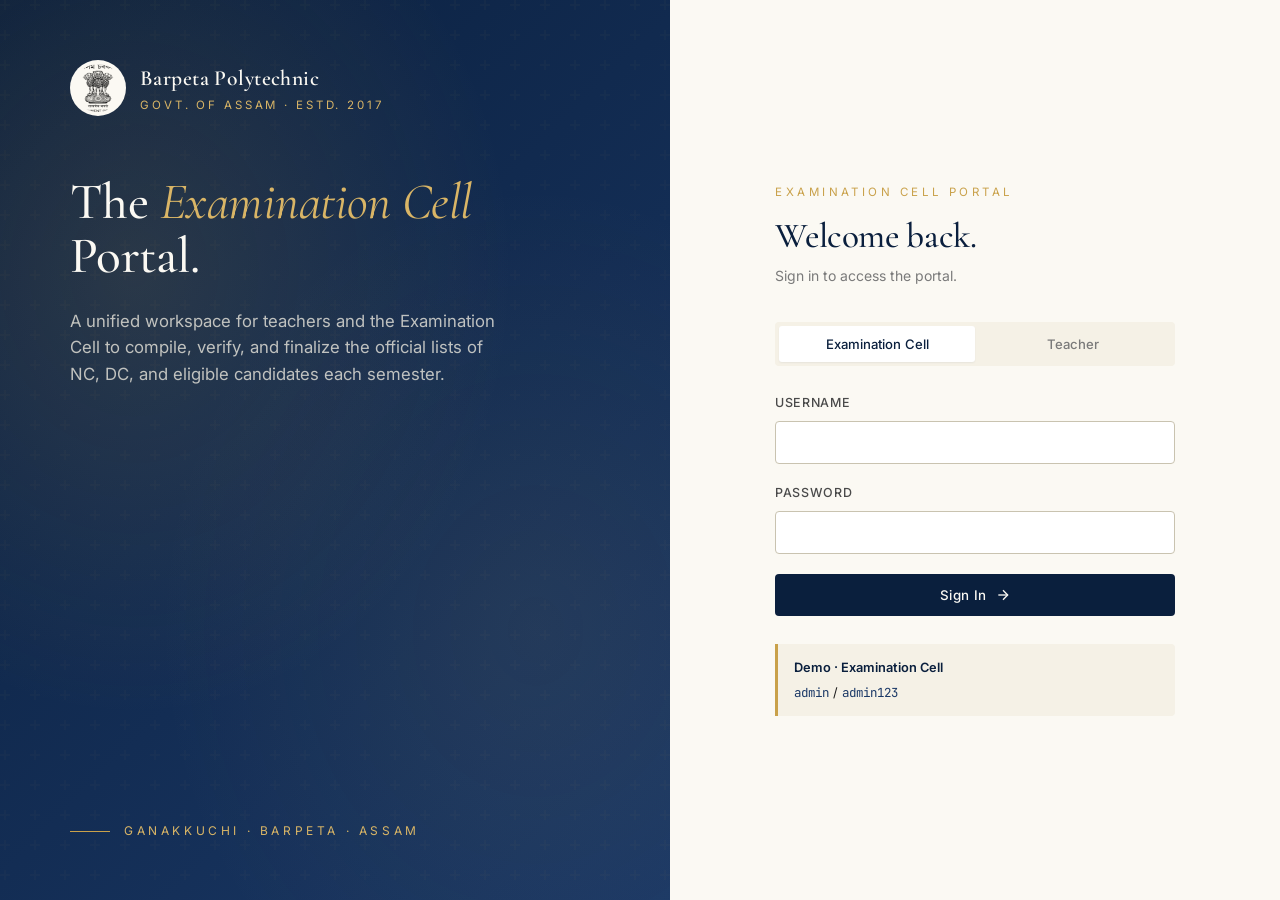
<file: index.html>
<!DOCTYPE html>
<html lang="en">
<head>
  <meta charset="UTF-8">
  <meta name="viewport" content="width=device-width, initial-scale=1.0">
  <title>Sign In · Barpeta Polytechnic Examination Cell Portal</title>
  <link rel="icon" type="image/png" href="assets/logo.png">
  <link rel="stylesheet" href="css/style.css">
</head>
<body>
  <div class="login-shell">
    <!-- Left brand panel -->
    <div class="login-brand">
      <div class="login-brand-inner">
        <div class="crest">
          <img src="assets/logo.png" alt="Barpeta Polytechnic">
          <div class="crest-text">
            <div class="name">Barpeta Polytechnic</div>
            <div class="tag">Govt. of Assam · Estd. 2017</div>
          </div>
        </div>
        <h1>The <em>Examination Cell</em><br>Portal.</h1>
        <p class="lead">A unified workspace for teachers and the Examination Cell to compile, verify, and finalize the official lists of NC, DC, and eligible candidates each semester.</p>
      </div>
      <div class="established">Ganakkuchi · Barpeta · Assam</div>
    </div>

    <!-- Right form panel -->
    <div class="login-form-wrap">
      <div class="login-form">
        <div class="eyebrow">Examination Cell Portal</div>
        <h2>Welcome back.</h2>
        <p class="sub">Sign in to access the portal.</p>

        <div class="role-toggle" id="role-toggle">
          <button type="button" class="active" data-role="admin">Examination Cell</button>
          <button type="button" data-role="teacher">Teacher</button>
        </div>

        <form id="login-form">
          <div class="field">
            <label for="username">Username</label>
            <input type="text" id="username" name="username" autocomplete="username" required>
          </div>
          <div class="field">
            <label for="password">Password</label>
            <input type="password" id="password" name="password" autocomplete="current-password" required>
          </div>
          <button type="submit" class="btn-primary">
            Sign In
            <svg width="16" height="16" viewBox="0 0 24 24" fill="none" stroke="currentColor" stroke-width="2"><line x1="5" y1="12" x2="19" y2="12"/><polyline points="12 5 19 12 12 19"/></svg>
          </button>
        </form>

        <div class="demo-credentials">
          <strong id="cred-title">Demo · Examination Cell</strong>
          <div id="cred-body">
            <code>admin</code> / <code>admin123</code>
          </div>
        </div>
      </div>
    </div>
  </div>

  <script src="js/store.js"></script>
  <script>
    let role = 'admin';
    const toggle = document.getElementById('role-toggle');
    const credTitle = document.getElementById('cred-title');
    const credBody = document.getElementById('cred-body');

    toggle.addEventListener('click', e => {
      const btn = e.target.closest('button[data-role]');
      if (!btn) return;
      toggle.querySelectorAll('button').forEach(b => b.classList.remove('active'));
      btn.classList.add('active');
      role = btn.dataset.role;
      if (role === 'admin') {
        credTitle.textContent = 'Demo · Examination Cell';
        credBody.innerHTML = '<code>admin</code> / <code>admin123</code>';
      } else {
        credTitle.textContent = 'Demo · Teacher';
        credBody.innerHTML = '<code>anjan</code> / <code>teacher123</code> &nbsp;·&nbsp; <code>priyanka</code> / <code>teacher123</code>';
      }
    });

    document.getElementById('login-form').addEventListener('submit', e => {
      e.preventDefault();
      const u = document.getElementById('username').value.trim();
      const p = document.getElementById('password').value;
      const user = Auth.login(role, u, p);
      if (!user) {
        toast('Invalid credentials. Please try again.', 'danger');
        return;
      }
      toast(`Welcome, ${user.name}`, 'success');
      setTimeout(() => {
        if (user.role === 'admin') window.location.href = 'pages/admin/dashboard.html';
        else window.location.href = 'pages/teacher/dashboard.html';
      }, 400);
    });

    // Auto-redirect if already logged in
    const existing = Auth.current();
    if (existing) {
      if (existing.role === 'admin') window.location.href = 'pages/admin/dashboard.html';
      else window.location.href = 'pages/teacher/dashboard.html';
    }
  </script>
</body>
</html>
</file>
<file: css/style.css>
/* ============================================================
   BARPETA POLYTECHNIC EXAMINATION CELL PORTAL
   Stylesheet — Institutional refined aesthetic
   ============================================================ */

@import url('https://fonts.googleapis.com/css2?family=Cormorant+Garamond:wght@400;500;600;700&family=Inter:wght@300;400;500;600;700&family=JetBrains+Mono:wght@400;500&display=swap');

:root {
  /* Brand palette */
  --navy-900: #0a1f3d;
  --navy-800: #102a4e;
  --navy-700: #1a3866;
  --navy-600: #244a82;
  --gold-500: #c9a14a;
  --gold-400: #d9b566;
  --gold-300: #e6c785;
  --cream-50: #fbf9f3;
  --cream-100: #f5f1e6;
  --paper: #ffffff;
  --ink: #1a1a1a;
  --ink-soft: #4a4a4a;
  --ink-mute: #7a7a7a;
  --line: #e6e1d3;
  --line-strong: #c9c3b0;
  --danger: #b8324a;
  --danger-bg: #fdecef;
  --success: #2d7a4f;
  --success-bg: #e8f5ed;
  --warning: #c47a1a;
  --warning-bg: #fdf2dd;
  --info: #1a5b8a;
  --info-bg: #e1f0f9;

  /* Type */
  --font-serif: 'Cormorant Garamond', Georgia, serif;
  --font-sans: 'Inter', -apple-system, BlinkMacSystemFont, sans-serif;
  --font-mono: 'JetBrains Mono', monospace;

  /* Shadows */
  --shadow-sm: 0 1px 2px rgba(10, 31, 61, 0.06);
  --shadow-md: 0 4px 12px rgba(10, 31, 61, 0.08);
  --shadow-lg: 0 12px 32px rgba(10, 31, 61, 0.12);
  --shadow-inset: inset 0 1px 0 rgba(255, 255, 255, 0.05);

  /* Layout */
  --sidebar-w: 260px;
  --header-h: 72px;
  --radius-sm: 4px;
  --radius-md: 8px;
  --radius-lg: 12px;
}

/* ============ Reset & base ============ */
* { box-sizing: border-box; margin: 0; padding: 0; }
html, body { height: 100%; }
body {
  font-family: var(--font-sans);
  font-size: 14px;
  line-height: 1.5;
  color: var(--ink);
  background: var(--cream-50);
  -webkit-font-smoothing: antialiased;
  text-rendering: optimizeLegibility;
}
h1, h2, h3, h4, h5, h6 {
  font-family: var(--font-serif);
  font-weight: 600;
  letter-spacing: -0.01em;
  color: var(--navy-900);
}
h1 { font-size: 2rem; line-height: 1.15; }
h2 { font-size: 1.5rem; line-height: 1.2; }
h3 { font-size: 1.25rem; line-height: 1.25; }
h4 { font-size: 1.05rem; line-height: 1.3; }
a { color: var(--navy-700); text-decoration: none; transition: color .15s ease; }
a:hover { color: var(--gold-500); }
button { font-family: inherit; cursor: pointer; border: none; background: none; color: inherit; }
input, select, textarea { font-family: inherit; font-size: inherit; }

/* ============ Login Page ============ */
.login-shell {
  min-height: 100vh;
  display: grid;
  grid-template-columns: 1.1fr 1fr;
  background: var(--cream-50);
}
.login-brand {
  position: relative;
  background:
    radial-gradient(at 20% 30%, rgba(201,161,74,0.15) 0%, transparent 50%),
    radial-gradient(at 80% 70%, rgba(201,161,74,0.08) 0%, transparent 50%),
    linear-gradient(135deg, var(--navy-900) 0%, var(--navy-700) 100%);
  color: var(--cream-50);
  padding: 60px 70px;
  display: flex;
  flex-direction: column;
  justify-content: space-between;
  overflow: hidden;
}
.login-brand::before {
  content: '';
  position: absolute;
  inset: 0;
  background-image: url("data:image/svg+xml,%3Csvg xmlns='http://www.w3.org/2000/svg' width='60' height='60' viewBox='0 0 60 60'%3E%3Cg fill-rule='evenodd'%3E%3Cg fill='%23c9a14a' fill-opacity='0.05'%3E%3Cpath d='M36 34v-4h-2v4h-4v2h4v4h2v-4h4v-2h-4zm0-30V0h-2v4h-4v2h4v4h2V6h4V4h-4zM6 34v-4H4v4H0v2h4v4h2v-4h4v-2H6zM6 4V0H4v4H0v2h4v4h2V6h4V4H6z'/%3E%3C/g%3E%3C/g%3E%3C/svg%3E");
  opacity: .6;
}
.login-brand-inner { position: relative; z-index: 1; }
.login-brand .crest {
  display: flex; align-items: center; gap: 14px;
  margin-bottom: 60px;
}
.login-brand .crest img { width: 56px; height: 56px; border-radius: 50%; background: var(--cream-50); padding: 4px; }
.login-brand .crest-text .name { font-family: var(--font-serif); font-size: 1.35rem; font-weight: 600; color: var(--cream-50); letter-spacing: .02em; }
.login-brand .crest-text .tag { font-size: .72rem; letter-spacing: .25em; text-transform: uppercase; color: var(--gold-400); margin-top: 2px; }
.login-brand h1 {
  color: var(--cream-50);
  font-size: 3.2rem;
  line-height: 1.05;
  font-weight: 500;
  margin-bottom: 24px;
}
.login-brand h1 em {
  font-style: italic;
  color: var(--gold-400);
  font-weight: 400;
}
.login-brand .lead {
  font-size: 1.05rem;
  color: rgba(245, 241, 230, 0.75);
  max-width: 440px;
  line-height: 1.6;
}
.login-brand .established {
  position: relative; z-index: 1;
  display: flex; align-items: center; gap: 14px;
  font-size: .75rem; letter-spacing: .3em; text-transform: uppercase;
  color: var(--gold-400);
}
.login-brand .established::before { content: ''; width: 40px; height: 1px; background: var(--gold-500); }

.login-form-wrap {
  display: flex;
  align-items: center;
  justify-content: center;
  padding: 40px;
}
.login-form {
  width: 100%;
  max-width: 400px;
}
.login-form .eyebrow {
  font-size: .72rem;
  letter-spacing: .3em;
  text-transform: uppercase;
  color: var(--gold-500);
  margin-bottom: 14px;
}
.login-form h2 { font-size: 2.2rem; margin-bottom: 8px; font-weight: 500; }
.login-form .sub { color: var(--ink-mute); margin-bottom: 36px; }
.field { margin-bottom: 20px; }
.field label {
  display: block;
  font-size: .78rem;
  font-weight: 500;
  color: var(--ink-soft);
  margin-bottom: 8px;
  letter-spacing: .05em;
  text-transform: uppercase;
}
.field input, .field select, .field textarea {
  width: 100%;
  padding: 12px 14px;
  border: 1px solid var(--line-strong);
  border-radius: var(--radius-sm);
  background: var(--paper);
  color: var(--ink);
  transition: all .15s ease;
}
.field input:focus, .field select:focus, .field textarea:focus {
  outline: none;
  border-color: var(--navy-700);
  box-shadow: 0 0 0 3px rgba(26, 56, 102, 0.08);
}
.role-toggle {
  display: grid;
  grid-template-columns: 1fr 1fr;
  background: var(--cream-100);
  border-radius: var(--radius-sm);
  padding: 4px;
  margin-bottom: 28px;
}
.role-toggle button {
  padding: 10px;
  font-weight: 500;
  font-size: .82rem;
  color: var(--ink-mute);
  border-radius: 3px;
  transition: all .15s ease;
}
.role-toggle button.active {
  background: var(--paper);
  color: var(--navy-900);
  box-shadow: var(--shadow-sm);
}
.btn-primary {
  width: 100%;
  padding: 13px;
  background: var(--navy-900);
  color: var(--cream-50);
  border-radius: var(--radius-sm);
  font-weight: 500;
  letter-spacing: .03em;
  transition: all .15s ease;
  display: inline-flex;
  align-items: center;
  justify-content: center;
  gap: 8px;
}
.btn-primary:hover { background: var(--navy-700); transform: translateY(-1px); box-shadow: var(--shadow-md); }
.demo-credentials {
  margin-top: 28px;
  padding: 14px 16px;
  background: var(--cream-100);
  border-left: 3px solid var(--gold-500);
  border-radius: 0 var(--radius-sm) var(--radius-sm) 0;
  font-size: .8rem;
}
.demo-credentials strong { display: block; margin-bottom: 6px; color: var(--navy-900); font-weight: 600; }
.demo-credentials code { font-family: var(--font-mono); font-size: .78rem; color: var(--navy-700); }

/* ============ App Layout ============ */
.app {
  display: grid;
  grid-template-columns: var(--sidebar-w) 1fr;
  min-height: 100vh;
}
.sidebar {
  background: var(--navy-900);
  color: var(--cream-100);
  display: flex;
  flex-direction: column;
  position: sticky;
  top: 0;
  height: 100vh;
  overflow-y: auto;
}
.sidebar-brand {
  padding: 22px 22px 18px;
  border-bottom: 1px solid rgba(245, 241, 230, 0.08);
  display: flex;
  align-items: center;
  gap: 12px;
}
.sidebar-brand img {
  width: 42px; height: 42px;
  background: var(--cream-50);
  border-radius: 50%;
  padding: 3px;
}
.sidebar-brand .text .name { font-family: var(--font-serif); font-size: 1.05rem; font-weight: 600; color: var(--cream-50); line-height: 1.15; }
.sidebar-brand .text .tag { font-size: .65rem; letter-spacing: .2em; text-transform: uppercase; color: var(--gold-400); margin-top: 3px; }
.sidebar-section {
  padding: 18px 0 6px;
}
.sidebar-section-title {
  padding: 0 22px 8px;
  font-size: .68rem;
  letter-spacing: .2em;
  text-transform: uppercase;
  color: rgba(217, 181, 102, 0.7);
  font-weight: 500;
}
.sidebar nav a {
  display: flex;
  align-items: center;
  gap: 12px;
  padding: 10px 22px;
  font-size: .88rem;
  color: rgba(245, 241, 230, 0.75);
  border-left: 3px solid transparent;
  transition: all .15s ease;
}
.sidebar nav a:hover { color: var(--cream-50); background: rgba(255,255,255,0.03); }
.sidebar nav a.active {
  color: var(--cream-50);
  background: rgba(201, 161, 74, 0.1);
  border-left-color: var(--gold-500);
  font-weight: 500;
}
.sidebar nav a svg { width: 18px; height: 18px; flex-shrink: 0; opacity: .85; }
.sidebar-footer {
  margin-top: auto;
  padding: 18px 22px;
  border-top: 1px solid rgba(245, 241, 230, 0.08);
  font-size: .72rem;
  color: rgba(245, 241, 230, 0.4);
  line-height: 1.5;
}

.main { display: flex; flex-direction: column; min-width: 0; }
.topbar {
  height: var(--header-h);
  background: var(--paper);
  border-bottom: 1px solid var(--line);
  display: flex;
  align-items: center;
  justify-content: space-between;
  padding: 0 32px;
  position: sticky; top: 0;
  z-index: 10;
}
.topbar h1 {
  font-size: 1.4rem;
  font-weight: 500;
  letter-spacing: -0.005em;
}
.topbar .crumb { font-size: .75rem; color: var(--ink-mute); letter-spacing: .1em; text-transform: uppercase; margin-bottom: 2px; }
.topbar-right { display: flex; align-items: center; gap: 16px; }
.user-chip {
  display: flex; align-items: center; gap: 10px;
  padding: 6px 14px 6px 6px;
  background: var(--cream-100);
  border-radius: 99px;
}
.user-chip .avatar {
  width: 32px; height: 32px; border-radius: 50%;
  background: linear-gradient(135deg, var(--navy-700), var(--navy-900));
  color: var(--cream-50);
  display: grid; place-items: center;
  font-weight: 600; font-size: .82rem;
}
.user-chip .info { font-size: .82rem; line-height: 1.2; }
.user-chip .info .name { font-weight: 500; }
.user-chip .info .role { font-size: .7rem; color: var(--ink-mute); }
.icon-btn {
  width: 38px; height: 38px;
  border-radius: 50%;
  display: grid; place-items: center;
  color: var(--ink-soft);
  transition: all .15s ease;
}
.icon-btn:hover { background: var(--cream-100); color: var(--navy-900); }

.content { padding: 32px; max-width: 100%; }

/* ============ Stat cards ============ */
.stat-grid {
  display: grid;
  grid-template-columns: repeat(auto-fit, minmax(220px, 1fr));
  gap: 16px;
  margin-bottom: 28px;
}
.stat-card {
  background: var(--paper);
  padding: 22px 24px;
  border-radius: var(--radius-md);
  border: 1px solid var(--line);
  position: relative;
  overflow: hidden;
  transition: transform .2s ease, box-shadow .2s ease;
}
.stat-card:hover { transform: translateY(-2px); box-shadow: var(--shadow-md); }
.stat-card::before {
  content: '';
  position: absolute;
  top: 0; left: 0; right: 0;
  height: 3px;
  background: var(--gold-500);
}
.stat-card.navy::before { background: var(--navy-700); }
.stat-card.success::before { background: var(--success); }
.stat-card.danger::before { background: var(--danger); }
.stat-card.warning::before { background: var(--warning); }

.stat-label {
  font-size: .72rem;
  letter-spacing: .15em;
  text-transform: uppercase;
  color: var(--ink-mute);
  margin-bottom: 10px;
  font-weight: 500;
}
.stat-value {
  font-family: var(--font-serif);
  font-size: 2.4rem;
  font-weight: 500;
  color: var(--navy-900);
  line-height: 1;
  margin-bottom: 6px;
}
.stat-meta { font-size: .78rem; color: var(--ink-mute); }
.stat-meta .up { color: var(--success); font-weight: 500; }
.stat-meta .down { color: var(--danger); font-weight: 500; }

/* ============ Panel / Card ============ */
.panel {
  background: var(--paper);
  border: 1px solid var(--line);
  border-radius: var(--radius-md);
  margin-bottom: 24px;
  overflow: hidden;
}
.panel-head {
  padding: 18px 24px;
  border-bottom: 1px solid var(--line);
  display: flex;
  align-items: center;
  justify-content: space-between;
  gap: 16px;
  flex-wrap: wrap;
}
.panel-head h3 { font-size: 1.15rem; }
.panel-head .sub { font-size: .8rem; color: var(--ink-mute); margin-top: 2px; }
.panel-body { padding: 24px; }
.panel-body.nopad { padding: 0; }

/* ============ Buttons ============ */
.btn {
  display: inline-flex;
  align-items: center;
  gap: 6px;
  padding: 8px 16px;
  border-radius: var(--radius-sm);
  font-size: .82rem;
  font-weight: 500;
  border: 1px solid var(--line-strong);
  background: var(--paper);
  color: var(--ink);
  transition: all .15s ease;
  white-space: nowrap;
}
.btn:hover { background: var(--cream-100); border-color: var(--navy-700); }
.btn.btn-dark { background: var(--navy-900); color: var(--cream-50); border-color: var(--navy-900); }
.btn.btn-dark:hover { background: var(--navy-700); }
.btn.btn-gold { background: var(--gold-500); color: var(--navy-900); border-color: var(--gold-500); font-weight: 600; }
.btn.btn-gold:hover { background: var(--gold-400); }
.btn.btn-danger { background: var(--danger); color: white; border-color: var(--danger); }
.btn.btn-danger:hover { opacity: .9; }
.btn.btn-success { background: var(--success); color: white; border-color: var(--success); }
.btn.btn-ghost { background: transparent; border-color: transparent; }
.btn.btn-ghost:hover { background: var(--cream-100); }
.btn svg { width: 15px; height: 15px; }
.btn.sm { padding: 5px 10px; font-size: .75rem; }
.btn-group { display: flex; gap: 8px; flex-wrap: wrap; }

/* ============ Tables ============ */
.table-wrap { overflow-x: auto; }
table.data {
  width: 100%;
  border-collapse: collapse;
  font-size: .85rem;
}
table.data th {
  text-align: left;
  font-size: .72rem;
  letter-spacing: .12em;
  text-transform: uppercase;
  color: var(--ink-mute);
  font-weight: 600;
  padding: 14px 18px;
  background: var(--cream-50);
  border-bottom: 1px solid var(--line);
  white-space: nowrap;
}
table.data td {
  padding: 14px 18px;
  border-bottom: 1px solid var(--line);
  vertical-align: middle;
}
table.data tbody tr:hover { background: var(--cream-50); }
table.data tbody tr:last-child td { border-bottom: none; }

/* ============ Badges ============ */
.badge {
  display: inline-flex;
  align-items: center;
  gap: 5px;
  padding: 3px 9px;
  border-radius: 99px;
  font-size: .7rem;
  font-weight: 600;
  letter-spacing: .04em;
  text-transform: uppercase;
}
.badge.nc { background: var(--danger-bg); color: var(--danger); }
.badge.dc { background: var(--warning-bg); color: var(--warning); }
.badge.eligible { background: var(--success-bg); color: var(--success); }
.badge.draft { background: #ececec; color: #555; }
.badge.submitted { background: var(--info-bg); color: var(--info); }
.badge.review { background: var(--warning-bg); color: var(--warning); }
.badge.approved { background: var(--success-bg); color: var(--success); }
.badge.rejected { background: var(--danger-bg); color: var(--danger); }
.badge.locked { background: var(--navy-900); color: var(--cream-50); }

/* ============ Form rows ============ */
.form-row {
  display: grid;
  grid-template-columns: repeat(auto-fit, minmax(220px, 1fr));
  gap: 16px;
  margin-bottom: 16px;
}
.filter-bar {
  display: flex;
  gap: 12px;
  flex-wrap: wrap;
  align-items: end;
  padding: 18px 24px;
  border-bottom: 1px solid var(--line);
  background: var(--cream-50);
}
.filter-bar .field { margin-bottom: 0; min-width: 160px; }
.filter-bar .field label { font-size: .68rem; margin-bottom: 4px; }
.filter-bar .field input, .filter-bar .field select { padding: 8px 12px; font-size: .85rem; }
.search-input {
  position: relative;
  flex: 1;
  min-width: 200px;
}
.search-input input { padding-left: 38px !important; }
.search-input svg { position: absolute; left: 12px; top: 50%; transform: translateY(-50%); width: 16px; height: 16px; color: var(--ink-mute); }

/* ============ Charts ============ */
.chart-grid {
  display: grid;
  grid-template-columns: 2fr 1fr;
  gap: 16px;
  margin-bottom: 24px;
}
@media (max-width: 900px) { .chart-grid { grid-template-columns: 1fr; } }
.chart-box {
  background: var(--paper);
  padding: 20px 24px;
  border-radius: var(--radius-md);
  border: 1px solid var(--line);
}
.chart-box h4 { margin-bottom: 16px; font-size: 1rem; }
.chart-box canvas { max-height: 280px; }

/* ============ Toast ============ */
.toast-wrap {
  position: fixed;
  bottom: 24px;
  right: 24px;
  display: flex;
  flex-direction: column;
  gap: 10px;
  z-index: 1000;
}
.toast {
  background: var(--navy-900);
  color: var(--cream-50);
  padding: 12px 18px;
  border-radius: var(--radius-md);
  font-size: .85rem;
  box-shadow: var(--shadow-lg);
  display: flex;
  align-items: center;
  gap: 10px;
  animation: toastIn .25s ease;
  border-left: 3px solid var(--gold-500);
  min-width: 240px;
}
.toast.success { border-left-color: var(--success); }
.toast.danger { border-left-color: var(--danger); }
@keyframes toastIn { from { transform: translateX(20px); opacity: 0; } to { transform: translateX(0); opacity: 1; } }

/* ============ Modal ============ */
.modal-backdrop {
  position: fixed;
  inset: 0;
  background: rgba(10, 31, 61, 0.55);
  backdrop-filter: blur(4px);
  z-index: 100;
  display: none;
  align-items: center;
  justify-content: center;
  padding: 20px;
}
.modal-backdrop.show { display: flex; animation: fadeIn .15s ease; }
@keyframes fadeIn { from {opacity:0;} to {opacity:1;} }
.modal {
  background: var(--paper);
  border-radius: var(--radius-md);
  width: 100%;
  max-width: 560px;
  max-height: 90vh;
  overflow-y: auto;
  box-shadow: var(--shadow-lg);
}
.modal.lg { max-width: 780px; }
.modal-head {
  padding: 18px 24px;
  border-bottom: 1px solid var(--line);
  display: flex;
  align-items: center;
  justify-content: space-between;
}
.modal-head h3 { font-size: 1.2rem; }
.modal-body { padding: 24px; }
.modal-foot {
  padding: 16px 24px;
  border-top: 1px solid var(--line);
  display: flex;
  justify-content: flex-end;
  gap: 10px;
  background: var(--cream-50);
}

/* ============ Empty state ============ */
.empty {
  text-align: center;
  padding: 60px 20px;
  color: var(--ink-mute);
}
.empty svg { width: 64px; height: 64px; margin-bottom: 16px; opacity: .4; }
.empty h4 { margin-bottom: 6px; color: var(--ink-soft); }

/* ============ Responsive ============ */
@media (max-width: 1024px) {
  :root { --sidebar-w: 80px; }
  .sidebar-brand .text, .sidebar-section-title, .sidebar nav a span, .sidebar-footer { display: none; }
  .sidebar-brand { justify-content: center; padding: 18px 0; }
  .sidebar nav a { justify-content: center; padding: 12px; }
}
@media (max-width: 768px) {
  .login-shell { grid-template-columns: 1fr; }
  .login-brand { display: none; }
  .content { padding: 20px; }
  .topbar { padding: 0 18px; }
  .topbar h1 { font-size: 1.1rem; }
  .user-chip .info { display: none; }
}
@media (max-width: 600px) {
  :root { --sidebar-w: 0px; }
  .sidebar { position: fixed; transform: translateX(-100%); transition: transform .2s ease; z-index: 50; width: 240px; }
  .sidebar.open { transform: translateX(0); width: 240px; }
  .sidebar.open .sidebar-brand .text,
  .sidebar.open .sidebar-section-title,
  .sidebar.open nav a span,
  .sidebar.open .sidebar-footer { display: block; }
  .sidebar.open .sidebar-brand { justify-content: flex-start; padding: 22px 22px 18px; }
  .sidebar.open nav a { justify-content: flex-start; padding: 10px 22px; }
  .app { grid-template-columns: 1fr; }
  .mobile-toggle { display: grid !important; }
}
.mobile-toggle { display: none; }

/* ============ Print ============ */
@media print {
  body { background: white; }
  .sidebar, .topbar, .no-print { display: none !important; }
  .app { grid-template-columns: 1fr; }
  .content { padding: 0; }
}

/* ============ Print Report (Official Format) ============ */
.report-page {
  background: white;
  width: 210mm;
  min-height: 297mm;
  padding: 18mm 18mm;
  margin: 24px auto;
  box-shadow: var(--shadow-md);
  color: black;
  font-family: 'Times New Roman', Times, serif;
  font-size: 12pt;
  position: relative;
}
.report-header {
  text-align: center;
  margin-bottom: 24px;
}
.report-header img {
  width: 72px; height: auto;
  margin: 0 auto 8px;
  display: block;
}
.report-header .gov { font-weight: bold; font-size: 14pt; margin-bottom: 2px; }
.report-header .office { font-weight: bold; font-size: 13pt; margin-bottom: 2px; }
.report-header .address { font-weight: bold; font-size: 12pt; margin-bottom: 2px; }
.report-header .contact { font-weight: bold; font-size: 11pt; }
.report-meta {
  display: flex;
  justify-content: space-between;
  margin: 18px 0 8px;
  font-size: 11pt;
}
.report-title {
  text-align: center;
  font-weight: bold;
  font-size: 13pt;
  margin: 14px 0;
  text-decoration: none;
}
.report-table {
  width: 100%;
  border-collapse: collapse;
  font-size: 11pt;
  margin-top: 10px;
}
.report-table th, .report-table td {
  border: 1px solid black;
  padding: 8px 6px;
  vertical-align: middle;
  text-align: left;
}
.report-table th {
  font-weight: bold;
  text-align: center;
  background: #f6f4ec;
}
.report-table td.center { text-align: center; }
.report-signature {
  margin-top: 80px;
  text-align: right;
  font-size: 11pt;
}
.report-signature div { line-height: 1.5; }
@media print {
  .report-page { box-shadow: none; margin: 0; padding: 18mm; }
  @page { size: A4; margin: 0; }
}

/* ============ Misc ============ */
.helper-text { font-size: .8rem; color: var(--ink-mute); margin-top: 6px; }
.divider { height: 1px; background: var(--line); margin: 24px 0; }
.flex-between { display: flex; align-items: center; justify-content: space-between; gap: 12px; flex-wrap: wrap; }
.section-title {
  font-size: .72rem;
  letter-spacing: .2em;
  text-transform: uppercase;
  color: var(--gold-500);
  font-weight: 600;
  margin-bottom: 8px;
}
.pagination {
  display: flex;
  justify-content: center;
  gap: 4px;
  padding: 16px 24px;
  border-top: 1px solid var(--line);
}
.pagination button {
  min-width: 32px; height: 32px;
  border-radius: var(--radius-sm);
  font-size: .82rem;
  border: 1px solid var(--line-strong);
  background: var(--paper);
}
.pagination button.active { background: var(--navy-900); color: var(--cream-50); border-color: var(--navy-900); }
.pagination button:disabled { opacity: .4; cursor: not-allowed; }
</file>
